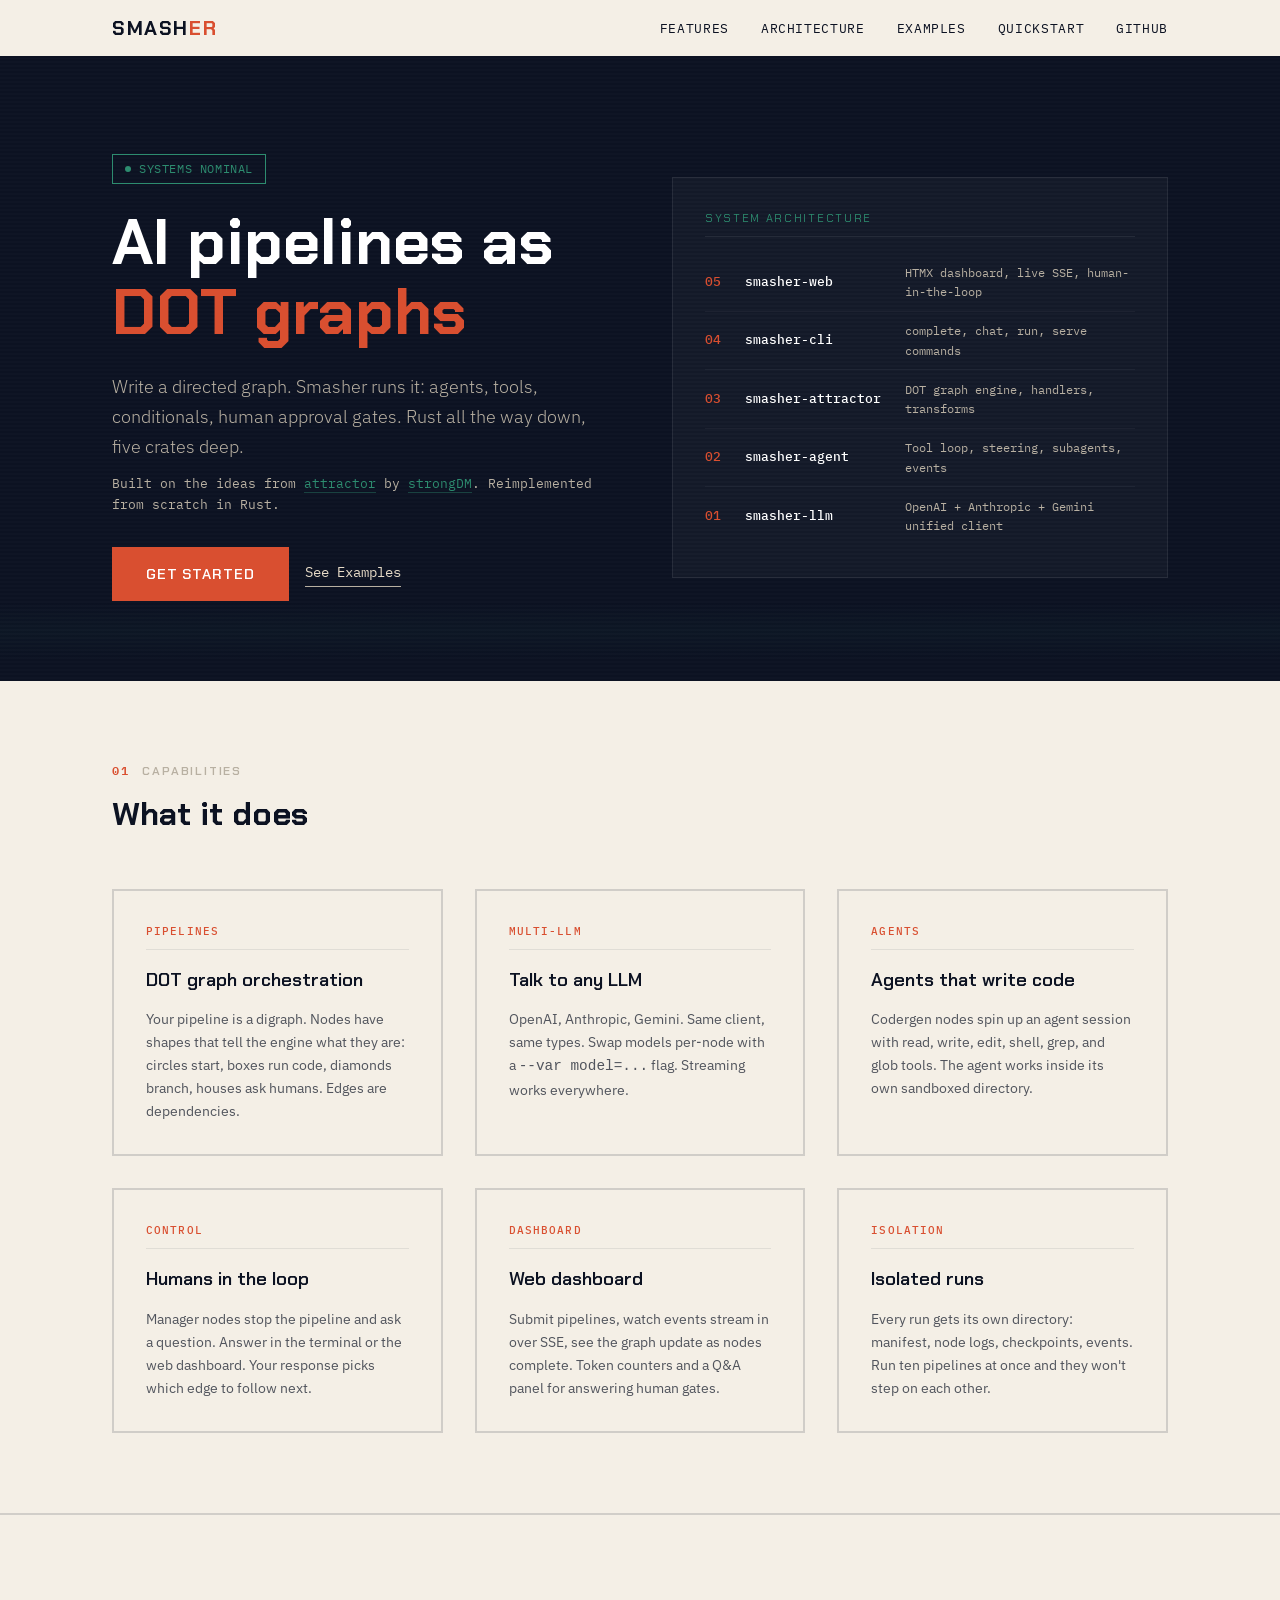
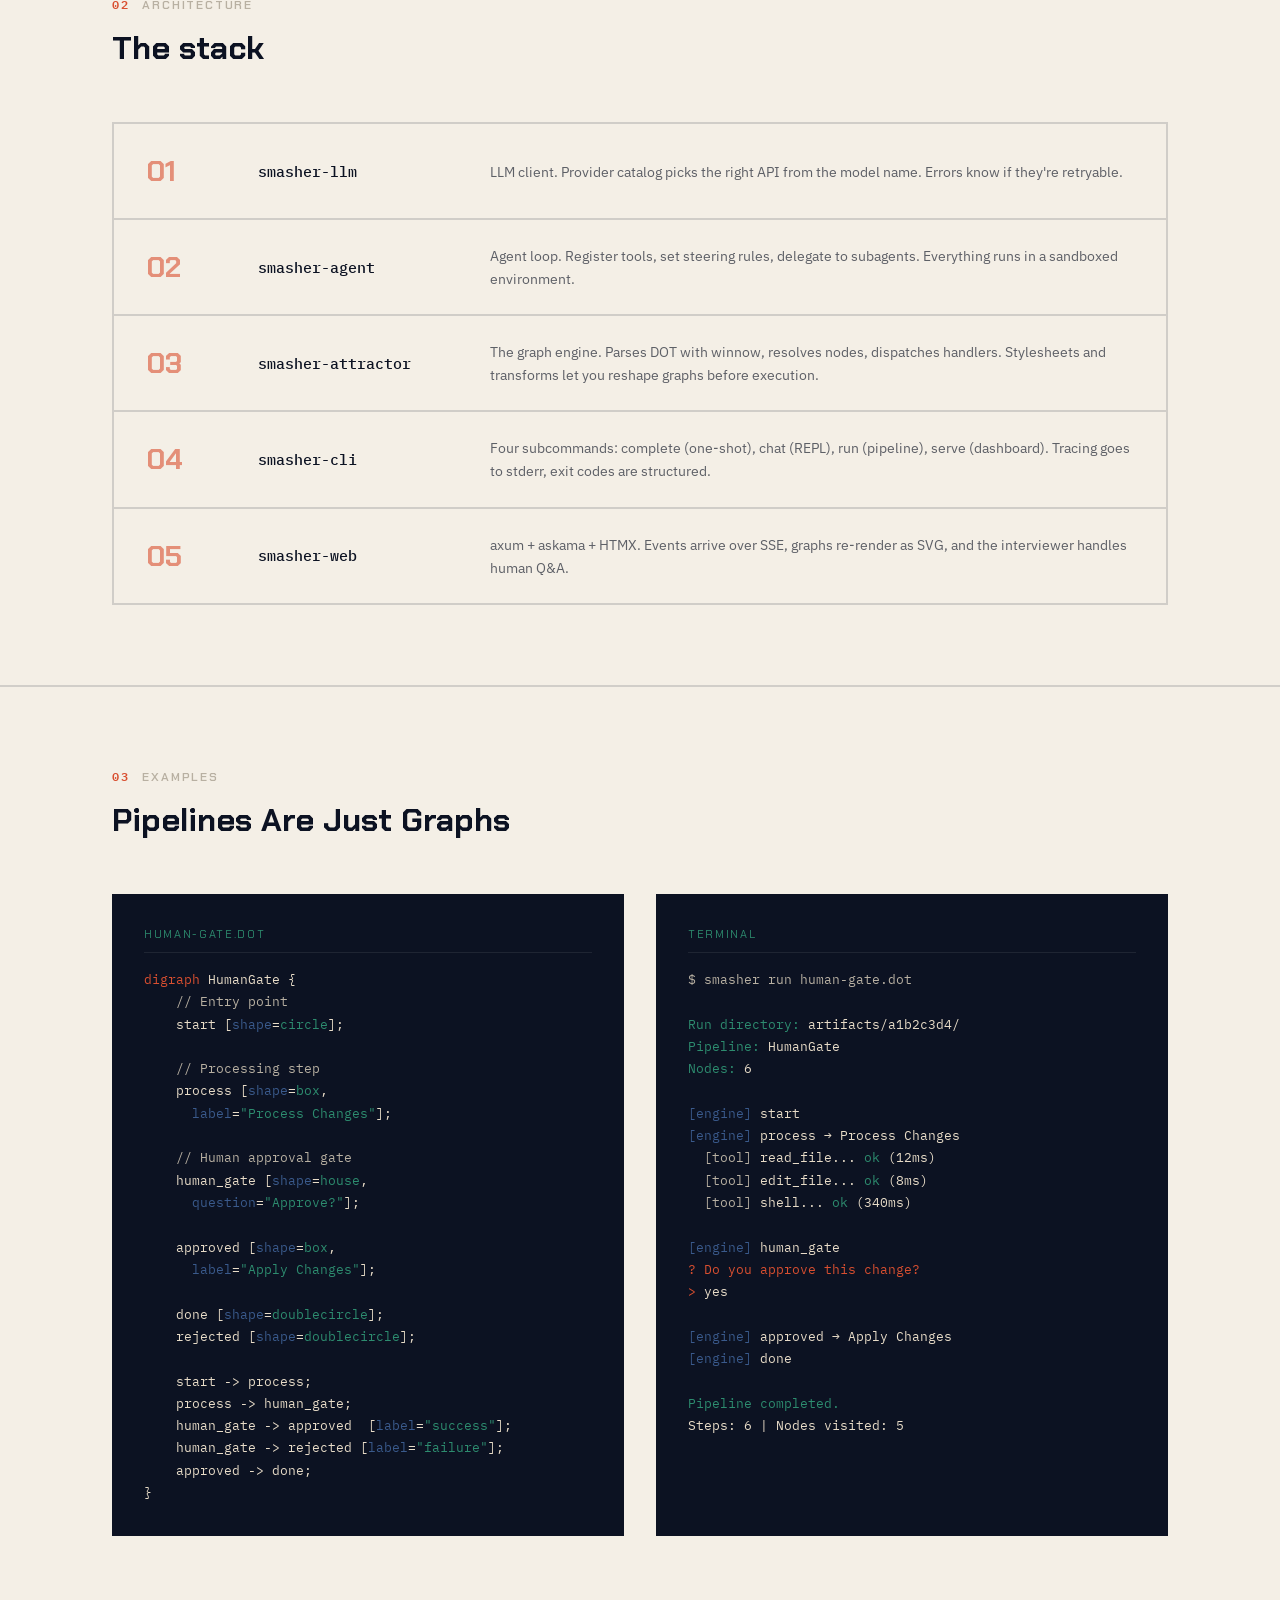
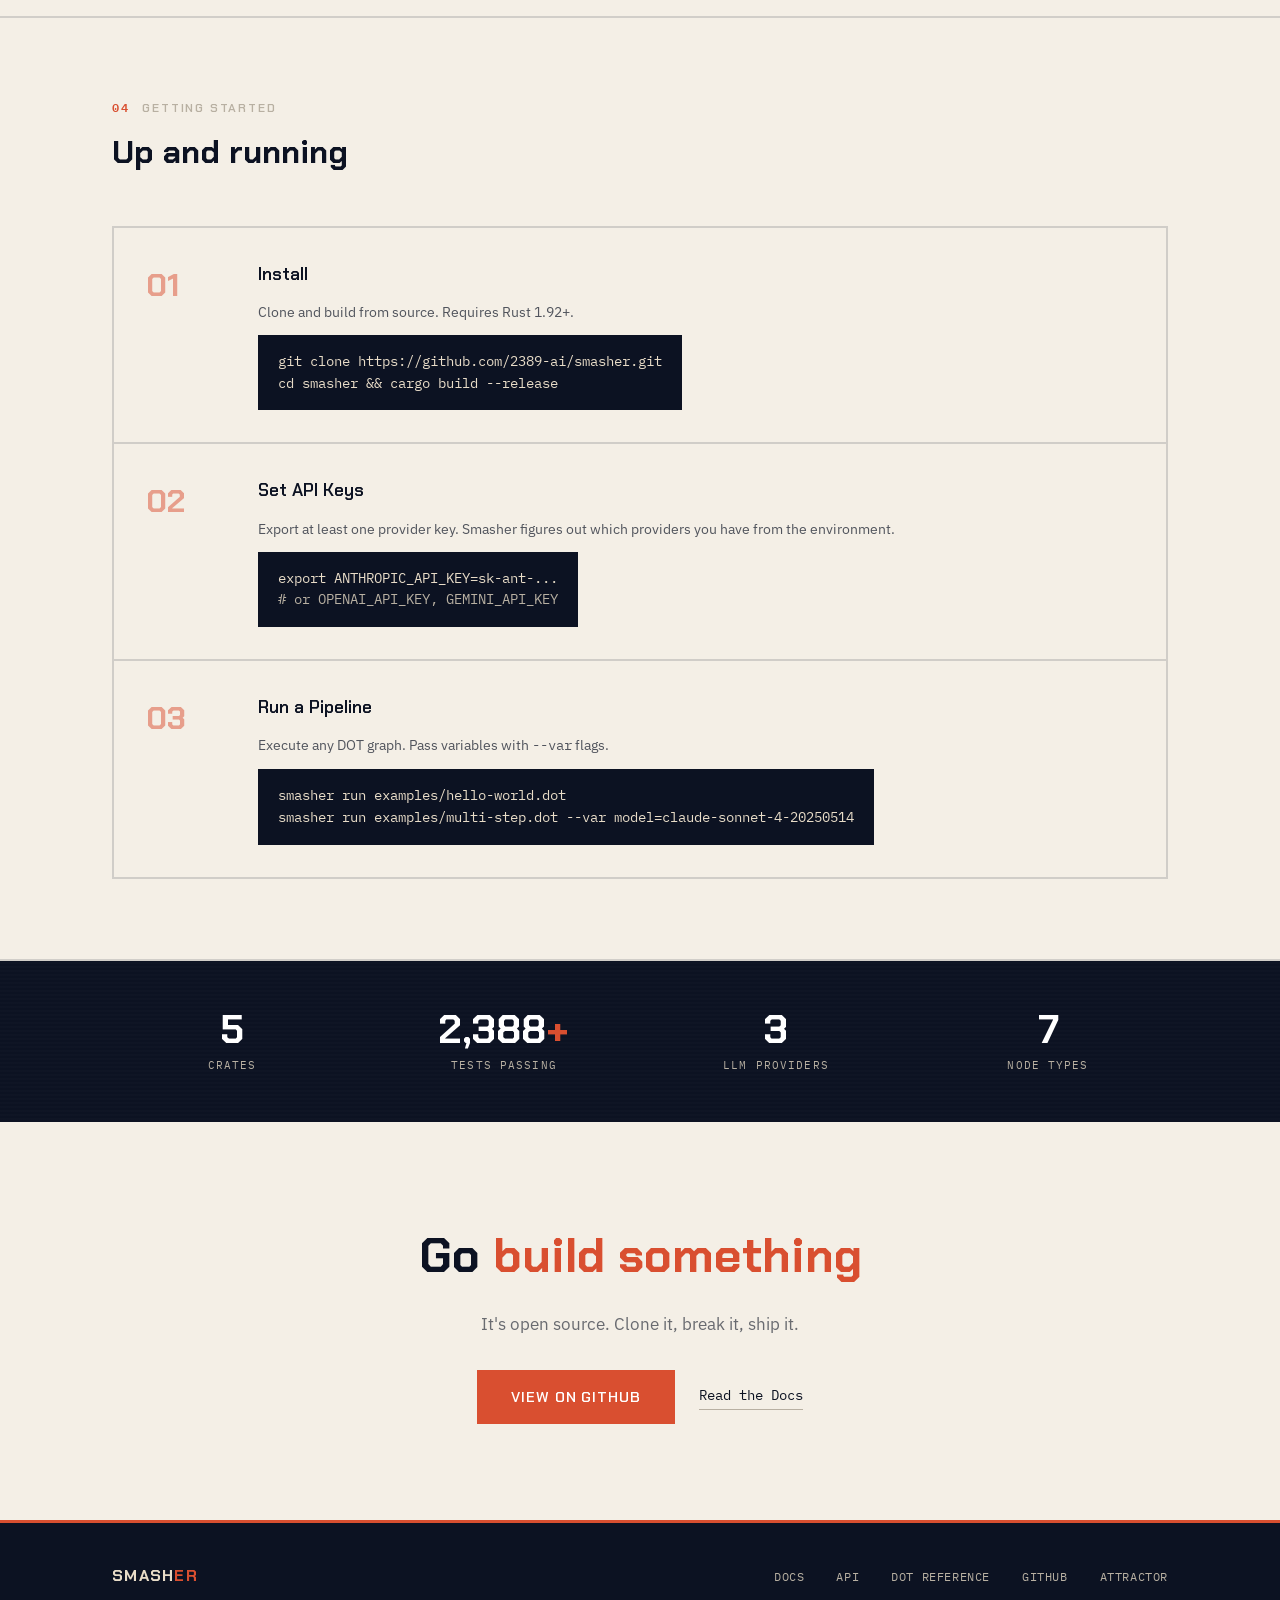
<file: docs/index.html>
<!DOCTYPE html>
<!--
  ABOUTME: Landing page for the smasher AI workflow orchestration project.
  ABOUTME: Arcade Command aesthetic — NASA mission control meets 90s arcade cabinet.
-->
<html lang="en">
<head>
  <meta charset="UTF-8">
  <meta name="viewport" content="width=device-width, initial-scale=1.0">
  <title>SMASHER — AI Workflow Orchestration in Rust</title>
  <link rel="preconnect" href="https://fonts.googleapis.com">
  <link rel="preconnect" href="https://fonts.gstatic.com" crossorigin>
  <link href="https://fonts.googleapis.com/css2?family=Chakra+Petch:wght@400;600;700&family=IBM+Plex+Sans:wght@300;400;500;600&family=IBM+Plex+Mono:wght@400;500&display=swap" rel="stylesheet">
  <style>
    /* ================================================================
       COIN SLOT COMMAND — Color Tokens
       ================================================================ */
    :root {
      --deep-crt:      #0c1222;
      --schematic:      #e8dcc8;
      --parchment:      #f4efe6;
      --coin-red:       #d94f30;
      --trace-green:    #2d8c6f;
      --dim-blue:       #3a5a8c;
      --ghost:          #b8b0a2;
      --faint-rule:     rgba(12, 18, 34, 0.08);
      --section-border: rgba(12, 18, 34, 0.15);
    }

    /* ================================================================
       Reset & Base
       ================================================================ */
    *, *::before, *::after { box-sizing: border-box; margin: 0; padding: 0; }

    html {
      scroll-behavior: smooth;
      font-size: 16px;
    }

    body {
      font-family: 'IBM Plex Sans', sans-serif;
      font-weight: 400;
      color: var(--deep-crt);
      background: var(--parchment);
      line-height: 1.6;
      -webkit-font-smoothing: antialiased;
    }

    /* ================================================================
       Utility
       ================================================================ */
    .container {
      max-width: 1120px;
      margin: 0 auto;
      padding: 0 2rem;
    }

    .section-label {
      font-family: 'Chakra Petch', sans-serif;
      font-weight: 600;
      font-size: 0.75rem;
      letter-spacing: 0.15em;
      text-transform: uppercase;
      color: var(--ghost);
      margin-bottom: 0.5rem;
    }

    .section-number {
      font-family: 'IBM Plex Mono', monospace;
      color: var(--coin-red);
      margin-right: 0.5rem;
    }

    /* ================================================================
       Scan-in animation (telemetry readout)
       ================================================================ */
    @keyframes scanIn {
      from {
        opacity: 0;
        transform: translateX(-12px);
        filter: blur(2px);
      }
      to {
        opacity: 1;
        transform: translateX(0);
        filter: blur(0);
      }
    }

    @keyframes fadeUp {
      from {
        opacity: 0;
        transform: translateY(16px);
      }
      to {
        opacity: 1;
        transform: translateY(0);
      }
    }

    @keyframes scanline {
      0%   { transform: translateY(-100%); }
      100% { transform: translateY(100vh); }
    }

    @keyframes blink {
      0%, 100% { opacity: 1; }
      50%      { opacity: 0; }
    }

    .scan-in {
      opacity: 0;
      animation: scanIn 0.6s ease-out forwards;
    }

    .fade-up {
      opacity: 0;
      animation: fadeUp 0.5s ease-out forwards;
    }

    /* Stagger children */
    .stagger > * { opacity: 0; animation: fadeUp 0.5s ease-out forwards; }
    .stagger > *:nth-child(1) { animation-delay: 0.1s; }
    .stagger > *:nth-child(2) { animation-delay: 0.2s; }
    .stagger > *:nth-child(3) { animation-delay: 0.3s; }
    .stagger > *:nth-child(4) { animation-delay: 0.4s; }
    .stagger > *:nth-child(5) { animation-delay: 0.5s; }
    .stagger > *:nth-child(6) { animation-delay: 0.6s; }

    /* ================================================================
       Navigation
       ================================================================ */
    nav {
      position: sticky;
      top: 0;
      z-index: 100;
      background: var(--parchment);
      border-bottom: 2px solid var(--deep-crt);
      padding: 0.75rem 0;
    }

    nav .container {
      display: flex;
      justify-content: space-between;
      align-items: center;
    }

    .nav-logo {
      font-family: 'Chakra Petch', sans-serif;
      font-weight: 700;
      font-size: 1.25rem;
      color: var(--deep-crt);
      text-decoration: none;
      letter-spacing: 0.08em;
    }

    .nav-logo span {
      color: var(--coin-red);
    }

    .nav-links {
      display: flex;
      gap: 2rem;
      list-style: none;
    }

    .nav-links a {
      font-family: 'IBM Plex Mono', monospace;
      font-size: 0.8rem;
      color: var(--deep-crt);
      text-decoration: none;
      letter-spacing: 0.05em;
      text-transform: uppercase;
      transition: color 0.2s;
    }

    .nav-links a:hover {
      color: var(--coin-red);
    }

    /* ================================================================
       HERO — The 50% section
       ================================================================ */
    .hero {
      position: relative;
      background: var(--deep-crt);
      color: var(--schematic);
      padding: 6rem 0 5rem;
      overflow: hidden;
    }

    /* CRT scanline overlay */
    .hero::before {
      content: '';
      position: absolute;
      inset: 0;
      background: repeating-linear-gradient(
        0deg,
        transparent,
        transparent 2px,
        rgba(255, 255, 255, 0.015) 2px,
        rgba(255, 255, 255, 0.015) 4px
      );
      pointer-events: none;
      z-index: 1;
    }

    /* Slow scanline sweep */
    .hero::after {
      content: '';
      position: absolute;
      left: 0;
      right: 0;
      height: 60px;
      background: linear-gradient(
        180deg,
        transparent 0%,
        rgba(45, 140, 111, 0.04) 50%,
        transparent 100%
      );
      animation: scanline 8s linear infinite;
      pointer-events: none;
      z-index: 1;
    }

    .hero .container {
      position: relative;
      z-index: 2;
      display: grid;
      grid-template-columns: 1fr 1fr;
      gap: 4rem;
      align-items: center;
    }

    .hero-text {
      animation: scanIn 0.8s ease-out;
    }

    .hero-badge {
      display: inline-flex;
      align-items: center;
      gap: 0.5rem;
      font-family: 'IBM Plex Mono', monospace;
      font-size: 0.75rem;
      color: var(--trace-green);
      border: 1px solid var(--trace-green);
      padding: 0.25rem 0.75rem;
      margin-bottom: 1.5rem;
      letter-spacing: 0.05em;
    }

    .hero-badge::before {
      content: '';
      width: 6px;
      height: 6px;
      background: var(--trace-green);
      border-radius: 50%;
      animation: blink 2s infinite;
    }

    .hero h1 {
      font-family: 'Chakra Petch', sans-serif;
      font-weight: 700;
      font-size: clamp(2.5rem, 5vw, 4rem);
      line-height: 1.1;
      color: #fff;
      margin-bottom: 1.5rem;
    }

    .hero h1 em {
      font-style: normal;
      color: var(--coin-red);
    }

    .hero-sub {
      font-size: 1.1rem;
      font-weight: 300;
      line-height: 1.7;
      max-width: 480px;
      margin-bottom: 0.75rem;
      color: var(--ghost);
    }

    .hero-origin {
      font-family: 'IBM Plex Mono', monospace;
      font-size: 0.8rem;
      color: var(--ghost);
      margin-bottom: 2rem;
    }

    .hero-origin a {
      color: var(--trace-green);
      text-decoration: none;
      border-bottom: 1px solid rgba(45, 140, 111, 0.4);
      transition: border-color 0.2s;
    }

    .hero-origin a:hover {
      border-color: var(--trace-green);
    }

    .hero-actions {
      display: flex;
      gap: 1rem;
      align-items: center;
    }

    .btn-primary {
      font-family: 'Chakra Petch', sans-serif;
      font-weight: 600;
      font-size: 0.9rem;
      letter-spacing: 0.06em;
      text-transform: uppercase;
      text-decoration: none;
      color: #fff;
      background: var(--coin-red);
      padding: 0.85rem 2rem;
      border: 2px solid var(--coin-red);
      transition: background 0.2s, transform 0.15s;
    }

    .btn-primary:hover {
      background: #c4432a;
      transform: translateY(-1px);
    }

    .btn-secondary {
      font-family: 'IBM Plex Mono', monospace;
      font-size: 0.85rem;
      color: var(--schematic);
      text-decoration: none;
      border-bottom: 1px solid var(--ghost);
      padding-bottom: 2px;
      transition: color 0.2s, border-color 0.2s;
    }

    .btn-secondary:hover {
      color: #fff;
      border-color: #fff;
    }

    /* Hero schematic diagram */
    .hero-diagram {
      font-family: 'IBM Plex Mono', monospace;
      font-size: 0.8rem;
      color: var(--ghost);
      background: rgba(255, 255, 255, 0.03);
      border: 1px solid rgba(255, 255, 255, 0.08);
      padding: 2rem;
      animation: scanIn 0.8s ease-out 0.3s backwards;
    }

    .hero-diagram .diagram-title {
      font-family: 'Chakra Petch', sans-serif;
      font-size: 0.7rem;
      letter-spacing: 0.15em;
      text-transform: uppercase;
      color: var(--trace-green);
      margin-bottom: 1rem;
      border-bottom: 1px solid rgba(255, 255, 255, 0.08);
      padding-bottom: 0.5rem;
    }

    .diagram-layer {
      display: flex;
      align-items: center;
      padding: 0.6rem 0;
      border-bottom: 1px solid rgba(255, 255, 255, 0.04);
    }

    .diagram-layer:last-child {
      border-bottom: none;
    }

    .diagram-num {
      color: var(--coin-red);
      font-weight: 500;
      min-width: 2.5rem;
    }

    .diagram-name {
      color: #fff;
      font-weight: 500;
      min-width: 10rem;
    }

    .diagram-desc {
      color: var(--ghost);
      font-size: 0.75rem;
    }

    /* ================================================================
       SECTION.01 — What It Does (Features)
       ================================================================ */
    .features {
      padding: 5rem 0;
      border-bottom: 2px solid var(--section-border);
    }

    .features-header {
      margin-bottom: 3rem;
    }

    .features-header h2 {
      font-family: 'Chakra Petch', sans-serif;
      font-weight: 700;
      font-size: 2rem;
    }

    .features-grid {
      display: grid;
      grid-template-columns: repeat(3, 1fr);
      gap: 2rem;
    }

    .feature-card {
      border: 2px solid var(--section-border);
      padding: 2rem;
      transition: border-color 0.2s, transform 0.15s;
    }

    .feature-card:hover {
      border-color: var(--deep-crt);
      transform: translateY(-2px);
    }

    .feature-icon {
      font-family: 'IBM Plex Mono', monospace;
      font-size: 0.7rem;
      font-weight: 500;
      color: var(--coin-red);
      letter-spacing: 0.1em;
      text-transform: uppercase;
      margin-bottom: 1rem;
      padding-bottom: 0.5rem;
      border-bottom: 1px solid var(--faint-rule);
    }

    .feature-card h3 {
      font-family: 'Chakra Petch', sans-serif;
      font-weight: 600;
      font-size: 1.15rem;
      margin-bottom: 0.75rem;
    }

    .feature-card p {
      font-size: 0.9rem;
      color: rgba(12, 18, 34, 0.7);
      line-height: 1.6;
    }

    /* ================================================================
       SECTION.02 — Architecture
       ================================================================ */
    .architecture {
      padding: 5rem 0;
      border-bottom: 2px solid var(--section-border);
    }

    .arch-header {
      margin-bottom: 3rem;
    }

    .arch-header h2 {
      font-family: 'Chakra Petch', sans-serif;
      font-weight: 700;
      font-size: 2rem;
    }

    .arch-stack {
      display: flex;
      flex-direction: column;
      gap: 0;
    }

    .arch-layer {
      display: grid;
      grid-template-columns: 80px 200px 1fr;
      align-items: center;
      gap: 2rem;
      padding: 1.5rem 2rem;
      border: 2px solid var(--section-border);
      border-bottom: none;
      transition: background 0.2s;
    }

    .arch-layer:last-child {
      border-bottom: 2px solid var(--section-border);
    }

    .arch-layer:hover {
      background: rgba(12, 18, 34, 0.03);
    }

    .arch-layer-num {
      font-family: 'Chakra Petch', sans-serif;
      font-weight: 700;
      font-size: 1.8rem;
      color: var(--coin-red);
      opacity: 0.6;
    }

    .arch-layer-name {
      font-family: 'IBM Plex Mono', monospace;
      font-weight: 500;
      font-size: 0.95rem;
      color: var(--deep-crt);
    }

    .arch-layer-desc {
      font-size: 0.9rem;
      color: rgba(12, 18, 34, 0.65);
    }

    /* ================================================================
       SECTION.03 — Code Example
       ================================================================ */
    .code-example {
      padding: 5rem 0;
      border-bottom: 2px solid var(--section-border);
    }

    .code-header {
      margin-bottom: 3rem;
    }

    .code-header h2 {
      font-family: 'Chakra Petch', sans-serif;
      font-weight: 700;
      font-size: 2rem;
    }

    .code-split {
      display: grid;
      grid-template-columns: 1fr 1fr;
      gap: 2rem;
    }

    .code-block {
      background: var(--deep-crt);
      color: var(--schematic);
      padding: 2rem;
      overflow-x: auto;
      position: relative;
    }

    .code-block-title {
      font-family: 'Chakra Petch', sans-serif;
      font-size: 0.7rem;
      letter-spacing: 0.15em;
      text-transform: uppercase;
      color: var(--trace-green);
      margin-bottom: 1rem;
      padding-bottom: 0.5rem;
      border-bottom: 1px solid rgba(255, 255, 255, 0.08);
    }

    .code-block pre {
      font-family: 'IBM Plex Mono', monospace;
      font-size: 0.82rem;
      line-height: 1.7;
      white-space: pre;
    }

    .code-block .kw  { color: var(--coin-red); }
    .code-block .str { color: var(--trace-green); }
    .code-block .cmt { color: var(--ghost); }
    .code-block .attr { color: var(--dim-blue); }
    .code-block .node { color: #e8dcc8; }

    /* ================================================================
       SECTION.04 — Quick Start
       ================================================================ */
    .quickstart {
      padding: 5rem 0;
      border-bottom: 2px solid var(--section-border);
    }

    .quickstart-header {
      margin-bottom: 3rem;
    }

    .quickstart-header h2 {
      font-family: 'Chakra Petch', sans-serif;
      font-weight: 700;
      font-size: 2rem;
    }

    .steps {
      display: flex;
      flex-direction: column;
      gap: 0;
    }

    .step {
      display: grid;
      grid-template-columns: 80px 1fr;
      gap: 2rem;
      padding: 2rem;
      border: 2px solid var(--section-border);
      border-bottom: none;
    }

    .step:last-child {
      border-bottom: 2px solid var(--section-border);
    }

    .step-num {
      font-family: 'Chakra Petch', sans-serif;
      font-weight: 700;
      font-size: 2rem;
      color: var(--coin-red);
      opacity: 0.5;
    }

    .step h3 {
      font-family: 'Chakra Petch', sans-serif;
      font-weight: 600;
      font-size: 1.1rem;
      margin-bottom: 0.75rem;
    }

    .step-code {
      font-family: 'IBM Plex Mono', monospace;
      font-size: 0.85rem;
      background: var(--deep-crt);
      color: var(--schematic);
      padding: 1rem 1.25rem;
      margin-top: 0.75rem;
      display: inline-block;
    }

    .step p {
      font-size: 0.9rem;
      color: rgba(12, 18, 34, 0.7);
    }

    /* ================================================================
       SECTION.05 — Stats Bar
       ================================================================ */
    .stats {
      background: var(--deep-crt);
      color: var(--schematic);
      padding: 3rem 0;
      position: relative;
      overflow: hidden;
    }

    .stats::before {
      content: '';
      position: absolute;
      inset: 0;
      background: repeating-linear-gradient(
        0deg,
        transparent,
        transparent 2px,
        rgba(255, 255, 255, 0.01) 2px,
        rgba(255, 255, 255, 0.01) 4px
      );
      pointer-events: none;
    }

    .stats .container {
      display: grid;
      grid-template-columns: repeat(4, 1fr);
      gap: 2rem;
      position: relative;
      z-index: 1;
    }

    .stat {
      text-align: center;
    }

    .stat-value {
      font-family: 'Chakra Petch', sans-serif;
      font-weight: 700;
      font-size: 2.5rem;
      color: #fff;
      line-height: 1;
      margin-bottom: 0.5rem;
    }

    .stat-value .accent {
      color: var(--coin-red);
    }

    .stat-label {
      font-family: 'IBM Plex Mono', monospace;
      font-size: 0.7rem;
      letter-spacing: 0.1em;
      text-transform: uppercase;
      color: var(--ghost);
    }

    /* ================================================================
       SECTION.06 — CTA
       ================================================================ */
    .cta {
      padding: 6rem 0;
      text-align: center;
    }

    .cta h2 {
      font-family: 'Chakra Petch', sans-serif;
      font-weight: 700;
      font-size: clamp(2rem, 4vw, 3rem);
      margin-bottom: 1rem;
    }

    .cta h2 em {
      font-style: normal;
      color: var(--coin-red);
    }

    .cta p {
      font-size: 1.05rem;
      color: rgba(12, 18, 34, 0.6);
      max-width: 520px;
      margin: 0 auto 2rem;
    }

    .cta-actions {
      display: flex;
      justify-content: center;
      gap: 1.5rem;
      align-items: center;
    }

    .btn-cta-secondary {
      font-family: 'IBM Plex Mono', monospace;
      font-size: 0.85rem;
      color: var(--deep-crt);
      text-decoration: none;
      border-bottom: 1px solid var(--ghost);
      padding-bottom: 2px;
      transition: border-color 0.2s;
    }

    .btn-cta-secondary:hover {
      border-color: var(--deep-crt);
    }

    /* ================================================================
       Footer
       ================================================================ */
    footer {
      background: var(--deep-crt);
      color: var(--ghost);
      padding: 2.5rem 0;
      border-top: 3px solid var(--coin-red);
    }

    footer .container {
      display: flex;
      justify-content: space-between;
      align-items: center;
    }

    .footer-logo {
      font-family: 'Chakra Petch', sans-serif;
      font-weight: 700;
      font-size: 1rem;
      color: var(--schematic);
      letter-spacing: 0.08em;
    }

    .footer-logo span {
      color: var(--coin-red);
    }

    .footer-links {
      display: flex;
      gap: 2rem;
      list-style: none;
    }

    .footer-links a {
      font-family: 'IBM Plex Mono', monospace;
      font-size: 0.75rem;
      color: var(--ghost);
      text-decoration: none;
      letter-spacing: 0.05em;
      text-transform: uppercase;
      transition: color 0.2s;
    }

    .footer-links a:hover {
      color: var(--schematic);
    }

    /* ================================================================
       Responsive
       ================================================================ */
    @media (max-width: 900px) {
      .hero .container {
        grid-template-columns: 1fr;
        gap: 3rem;
      }

      .features-grid {
        grid-template-columns: 1fr;
      }

      .code-split {
        grid-template-columns: 1fr;
      }

      .arch-layer {
        grid-template-columns: 60px 1fr;
        gap: 1rem;
      }

      .arch-layer-desc {
        grid-column: 1 / -1;
        padding-left: 60px;
      }

      .stats .container {
        grid-template-columns: repeat(2, 1fr);
      }

      .nav-links {
        gap: 1rem;
      }
    }

    @media (max-width: 600px) {
      .hero {
        padding: 4rem 0 3rem;
      }

      .hero-actions {
        flex-direction: column;
        align-items: flex-start;
      }

      .step {
        grid-template-columns: 1fr;
        gap: 0.5rem;
      }

      .step-num {
        font-size: 1.2rem;
      }

      .arch-layer {
        grid-template-columns: 1fr;
        gap: 0.5rem;
      }

      .arch-layer-desc {
        padding-left: 0;
      }

      .stats .container {
        grid-template-columns: 1fr 1fr;
        gap: 1.5rem;
      }

      footer .container {
        flex-direction: column;
        gap: 1rem;
        text-align: center;
      }

      .cta-actions {
        flex-direction: column;
      }
    }
  </style>
</head>
<body>

  <!-- ============================================================
       NAV
       ============================================================ -->
  <nav>
    <div class="container">
      <a href="#" class="nav-logo">SMASH<span>ER</span></a>
      <ul class="nav-links">
        <li><a href="#features">Features</a></li>
        <li><a href="#architecture">Architecture</a></li>
        <li><a href="#examples">Examples</a></li>
        <li><a href="#quickstart">Quickstart</a></li>
        <li><a href="https://github.com/2389-ai/smasher">GitHub</a></li>
      </ul>
    </div>
  </nav>

  <!-- ============================================================
       HERO
       ============================================================ -->
  <section class="hero">
    <div class="container">
      <div class="hero-text">
        <div class="hero-badge">SYSTEMS NOMINAL</div>
        <h1>AI pipelines as <em>DOT graphs</em></h1>
        <p class="hero-sub">
          Write a directed graph. Smasher runs it: agents, tools, conditionals,
          human approval gates. Rust all the way down, five crates deep.
        </p>
        <p class="hero-origin">
          Built on the ideas from <a href="https://github.com/strongdm/attractor">attractor</a> by <a href="https://www.strongdm.com/">strongDM</a>. Reimplemented from scratch in Rust.
        </p>
        <div class="hero-actions">
          <a href="#quickstart" class="btn-primary">Get Started</a>
          <a href="#examples" class="btn-secondary">See Examples</a>
        </div>
      </div>

      <div class="hero-diagram">
        <div class="diagram-title">System Architecture</div>
        <div class="diagram-layer">
          <span class="diagram-num">05</span>
          <span class="diagram-name">smasher-web</span>
          <span class="diagram-desc">HTMX dashboard, live SSE, human-in-the-loop</span>
        </div>
        <div class="diagram-layer">
          <span class="diagram-num">04</span>
          <span class="diagram-name">smasher-cli</span>
          <span class="diagram-desc">complete, chat, run, serve commands</span>
        </div>
        <div class="diagram-layer">
          <span class="diagram-num">03</span>
          <span class="diagram-name">smasher-attractor</span>
          <span class="diagram-desc">DOT graph engine, handlers, transforms</span>
        </div>
        <div class="diagram-layer">
          <span class="diagram-num">02</span>
          <span class="diagram-name">smasher-agent</span>
          <span class="diagram-desc">Tool loop, steering, subagents, events</span>
        </div>
        <div class="diagram-layer">
          <span class="diagram-num">01</span>
          <span class="diagram-name">smasher-llm</span>
          <span class="diagram-desc">OpenAI + Anthropic + Gemini unified client</span>
        </div>
      </div>
    </div>
  </section>

  <!-- ============================================================
       SECTION.01 — Features
       ============================================================ -->
  <section class="features" id="features">
    <div class="container">
      <div class="features-header">
        <div class="section-label"><span class="section-number">01</span> Capabilities</div>
        <h2>What it does</h2>
      </div>
      <div class="features-grid stagger">
        <div class="feature-card">
          <div class="feature-icon">Pipelines</div>
          <h3>DOT graph orchestration</h3>
          <p>Your pipeline is a digraph. Nodes have shapes that tell the engine what they are: circles start, boxes run code, diamonds branch, houses ask humans. Edges are dependencies.</p>
        </div>
        <div class="feature-card">
          <div class="feature-icon">Multi-LLM</div>
          <h3>Talk to any LLM</h3>
          <p>OpenAI, Anthropic, Gemini. Same client, same types. Swap models per-node with a <code>--var model=...</code> flag. Streaming works everywhere.</p>
        </div>
        <div class="feature-card">
          <div class="feature-icon">Agents</div>
          <h3>Agents that write code</h3>
          <p>Codergen nodes spin up an agent session with read, write, edit, shell, grep, and glob tools. The agent works inside its own sandboxed directory.</p>
        </div>
        <div class="feature-card">
          <div class="feature-icon">Control</div>
          <h3>Humans in the loop</h3>
          <p>Manager nodes stop the pipeline and ask a question. Answer in the terminal or the web dashboard. Your response picks which edge to follow next.</p>
        </div>
        <div class="feature-card">
          <div class="feature-icon">Dashboard</div>
          <h3>Web dashboard</h3>
          <p>Submit pipelines, watch events stream in over SSE, see the graph update as nodes complete. Token counters and a Q&amp;A panel for answering human gates.</p>
        </div>
        <div class="feature-card">
          <div class="feature-icon">Isolation</div>
          <h3>Isolated runs</h3>
          <p>Every run gets its own directory: manifest, node logs, checkpoints, events. Run ten pipelines at once and they won't step on each other.</p>
        </div>
      </div>
    </div>
  </section>

  <!-- ============================================================
       SECTION.02 — Architecture
       ============================================================ -->
  <section class="architecture" id="architecture">
    <div class="container">
      <div class="arch-header">
        <div class="section-label"><span class="section-number">02</span> Architecture</div>
        <h2>The stack</h2>
      </div>
      <div class="arch-stack stagger">
        <div class="arch-layer">
          <span class="arch-layer-num">01</span>
          <span class="arch-layer-name">smasher-llm</span>
          <span class="arch-layer-desc">LLM client. Provider catalog picks the right API from the model name. Errors know if they're retryable.</span>
        </div>
        <div class="arch-layer">
          <span class="arch-layer-num">02</span>
          <span class="arch-layer-name">smasher-agent</span>
          <span class="arch-layer-desc">Agent loop. Register tools, set steering rules, delegate to subagents. Everything runs in a sandboxed environment.</span>
        </div>
        <div class="arch-layer">
          <span class="arch-layer-num">03</span>
          <span class="arch-layer-name">smasher-attractor</span>
          <span class="arch-layer-desc">The graph engine. Parses DOT with winnow, resolves nodes, dispatches handlers. Stylesheets and transforms let you reshape graphs before execution.</span>
        </div>
        <div class="arch-layer">
          <span class="arch-layer-num">04</span>
          <span class="arch-layer-name">smasher-cli</span>
          <span class="arch-layer-desc">Four subcommands: complete (one-shot), chat (REPL), run (pipeline), serve (dashboard). Tracing goes to stderr, exit codes are structured.</span>
        </div>
        <div class="arch-layer">
          <span class="arch-layer-num">05</span>
          <span class="arch-layer-name">smasher-web</span>
          <span class="arch-layer-desc">axum + askama + HTMX. Events arrive over SSE, graphs re-render as SVG, and the interviewer handles human Q&amp;A.</span>
        </div>
      </div>
    </div>
  </section>

  <!-- ============================================================
       SECTION.03 — Code Examples
       ============================================================ -->
  <section class="code-example" id="examples">
    <div class="container">
      <div class="code-header">
        <div class="section-label"><span class="section-number">03</span> Examples</div>
        <h2>Pipelines Are Just Graphs</h2>
      </div>
      <div class="code-split">
        <div class="code-block">
          <div class="code-block-title">human-gate.dot</div>
          <pre><span class="kw">digraph</span> <span class="node">HumanGate</span> {
    <span class="cmt">// Entry point</span>
    <span class="node">start</span> [<span class="attr">shape</span>=<span class="str">circle</span>];

    <span class="cmt">// Processing step</span>
    <span class="node">process</span> [<span class="attr">shape</span>=<span class="str">box</span>,
      <span class="attr">label</span>=<span class="str">"Process Changes"</span>];

    <span class="cmt">// Human approval gate</span>
    <span class="node">human_gate</span> [<span class="attr">shape</span>=<span class="str">house</span>,
      <span class="attr">question</span>=<span class="str">"Approve?"</span>];

    <span class="node">approved</span> [<span class="attr">shape</span>=<span class="str">box</span>,
      <span class="attr">label</span>=<span class="str">"Apply Changes"</span>];

    <span class="node">done</span> [<span class="attr">shape</span>=<span class="str">doublecircle</span>];
    <span class="node">rejected</span> [<span class="attr">shape</span>=<span class="str">doublecircle</span>];

    <span class="node">start</span> -> <span class="node">process</span>;
    <span class="node">process</span> -> <span class="node">human_gate</span>;
    <span class="node">human_gate</span> -> <span class="node">approved</span>  [<span class="attr">label</span>=<span class="str">"success"</span>];
    <span class="node">human_gate</span> -> <span class="node">rejected</span> [<span class="attr">label</span>=<span class="str">"failure"</span>];
    <span class="node">approved</span> -> <span class="node">done</span>;
}</pre>
        </div>
        <div class="code-block">
          <div class="code-block-title">Terminal</div>
          <pre><span class="cmt">$ smasher run human-gate.dot</span>

<span class="str">Run directory:</span> artifacts/a1b2c3d4/
<span class="str">Pipeline:</span> HumanGate
<span class="str">Nodes:</span> 6

<span class="attr">[engine]</span> start
<span class="attr">[engine]</span> process &rarr; Process Changes
  <span class="cmt">[tool]</span> read_file... <span class="str">ok</span> (12ms)
  <span class="cmt">[tool]</span> edit_file... <span class="str">ok</span> (8ms)
  <span class="cmt">[tool]</span> shell... <span class="str">ok</span> (340ms)

<span class="attr">[engine]</span> human_gate
<span class="kw">? Do you approve this change?</span>
<span class="kw">&gt;</span> <span class="node">yes</span>

<span class="attr">[engine]</span> approved &rarr; Apply Changes
<span class="attr">[engine]</span> done

<span class="str">Pipeline completed.</span>
Steps: 6 | Nodes visited: 5</pre>
        </div>
      </div>
    </div>
  </section>

  <!-- ============================================================
       SECTION.04 — Quick Start
       ============================================================ -->
  <section class="quickstart" id="quickstart">
    <div class="container">
      <div class="quickstart-header">
        <div class="section-label"><span class="section-number">04</span> Getting Started</div>
        <h2>Up and running</h2>
      </div>
      <div class="steps stagger">
        <div class="step">
          <div class="step-num">01</div>
          <div>
            <h3>Install</h3>
            <p>Clone and build from source. Requires Rust 1.92+.</p>
            <div class="step-code">
              git clone https://github.com/2389-ai/smasher.git<br>
              cd smasher && cargo build --release
            </div>
          </div>
        </div>
        <div class="step">
          <div class="step-num">02</div>
          <div>
            <h3>Set API Keys</h3>
            <p>Export at least one provider key. Smasher figures out which providers you have from the environment.</p>
            <div class="step-code">
              export ANTHROPIC_API_KEY=sk-ant-...<br>
              <span style="color: var(--ghost)"># or OPENAI_API_KEY, GEMINI_API_KEY</span>
            </div>
          </div>
        </div>
        <div class="step">
          <div class="step-num">03</div>
          <div>
            <h3>Run a Pipeline</h3>
            <p>Execute any DOT graph. Pass variables with <code style="font-family:'IBM Plex Mono',monospace; font-size:0.85rem">--var</code> flags.</p>
            <div class="step-code">
              smasher run examples/hello-world.dot<br>
              smasher run examples/multi-step.dot --var model=claude-sonnet-4-20250514
            </div>
          </div>
        </div>
      </div>
    </div>
  </section>

  <!-- ============================================================
       Stats Bar
       ============================================================ -->
  <section class="stats">
    <div class="container">
      <div class="stat">
        <div class="stat-value">5</div>
        <div class="stat-label">Crates</div>
      </div>
      <div class="stat">
        <div class="stat-value">2,388<span class="accent">+</span></div>
        <div class="stat-label">Tests Passing</div>
      </div>
      <div class="stat">
        <div class="stat-value">3</div>
        <div class="stat-label">LLM Providers</div>
      </div>
      <div class="stat">
        <div class="stat-value">7</div>
        <div class="stat-label">Node Types</div>
      </div>
    </div>
  </section>

  <!-- ============================================================
       CTA
       ============================================================ -->
  <section class="cta">
    <div class="container">
      <h2>Go <em>build something</em></h2>
      <p>It's open source. Clone it, break it, ship it.</p>
      <div class="cta-actions">
        <a href="https://github.com/2389-ai/smasher" class="btn-primary">View on GitHub</a>
        <a href="quickstart.md" class="btn-cta-secondary">Read the Docs</a>
      </div>
    </div>
  </section>

  <!-- ============================================================
       Footer
       ============================================================ -->
  <footer>
    <div class="container">
      <div class="footer-logo">SMASH<span>ER</span></div>
      <ul class="footer-links">
        <li><a href="quickstart.md">Docs</a></li>
        <li><a href="api-reference.md">API</a></li>
        <li><a href="dot-reference.md">DOT Reference</a></li>
        <li><a href="https://github.com/2389-ai/smasher">GitHub</a></li>
        <li><a href="https://github.com/strongdm/attractor">attractor</a></li>
      </ul>
    </div>
  </footer>

</body>
</html>
</file>
